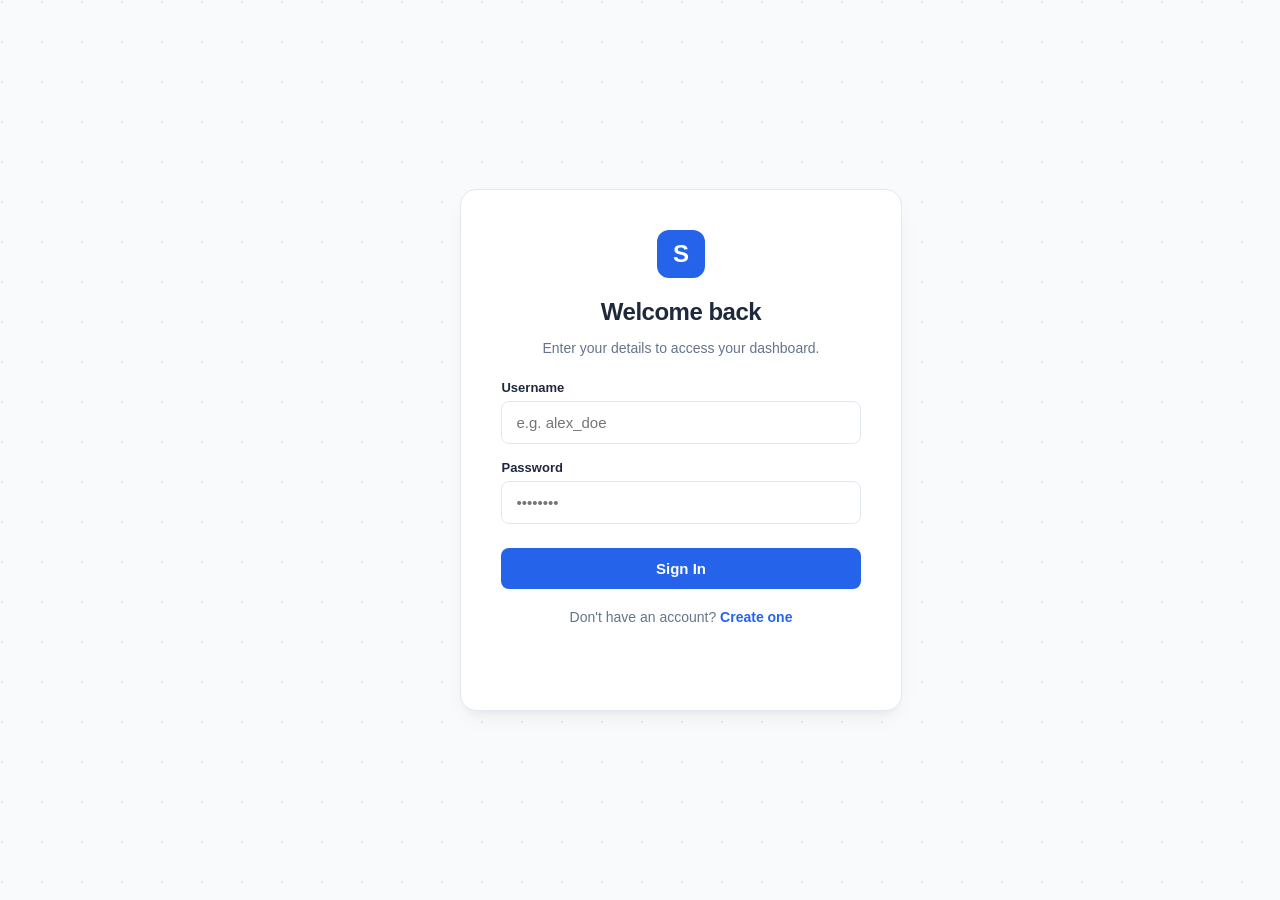
<file: index.html>
<!DOCTYPE html>
<html lang="en">
<head>
  <meta charset="UTF-8">
  <meta name="viewport" content="width=device-width, initial-scale=1.0">
  <title>Welcome - StudentSuite</title>
  <link rel="stylesheet" href="css/login_regi.css">
</head>
<body>

  <div class="auth-container">
    <div class="auth-box">
      <div class="brand-logo">S</div>
      <h2 id="formTitle">Welcome back</h2>
      <p class="subtitle" id="formSubtitle">Enter your details to access your dashboard.</p>

      <div class="input-group">
        <label for="username">Username</label>
        <input type="text" id="username" placeholder="e.g. alex_doe">
      </div>

      <div class="input-group">
        <label for="password">Password</label>
        <input type="password" id="password" placeholder="••••••••">
      </div>

      <button id="submitBtn">Sign In</button>

      <p class="switch-text">
        <span id="switchHint">Don't have an account?</span> 
        <span id="switchForm">Create one</span>
      </p>

      <p id="msg"></p>
    </div>
  </div>

  <script src="js/login_regi.js"></script>
</body>
</html>
</file>
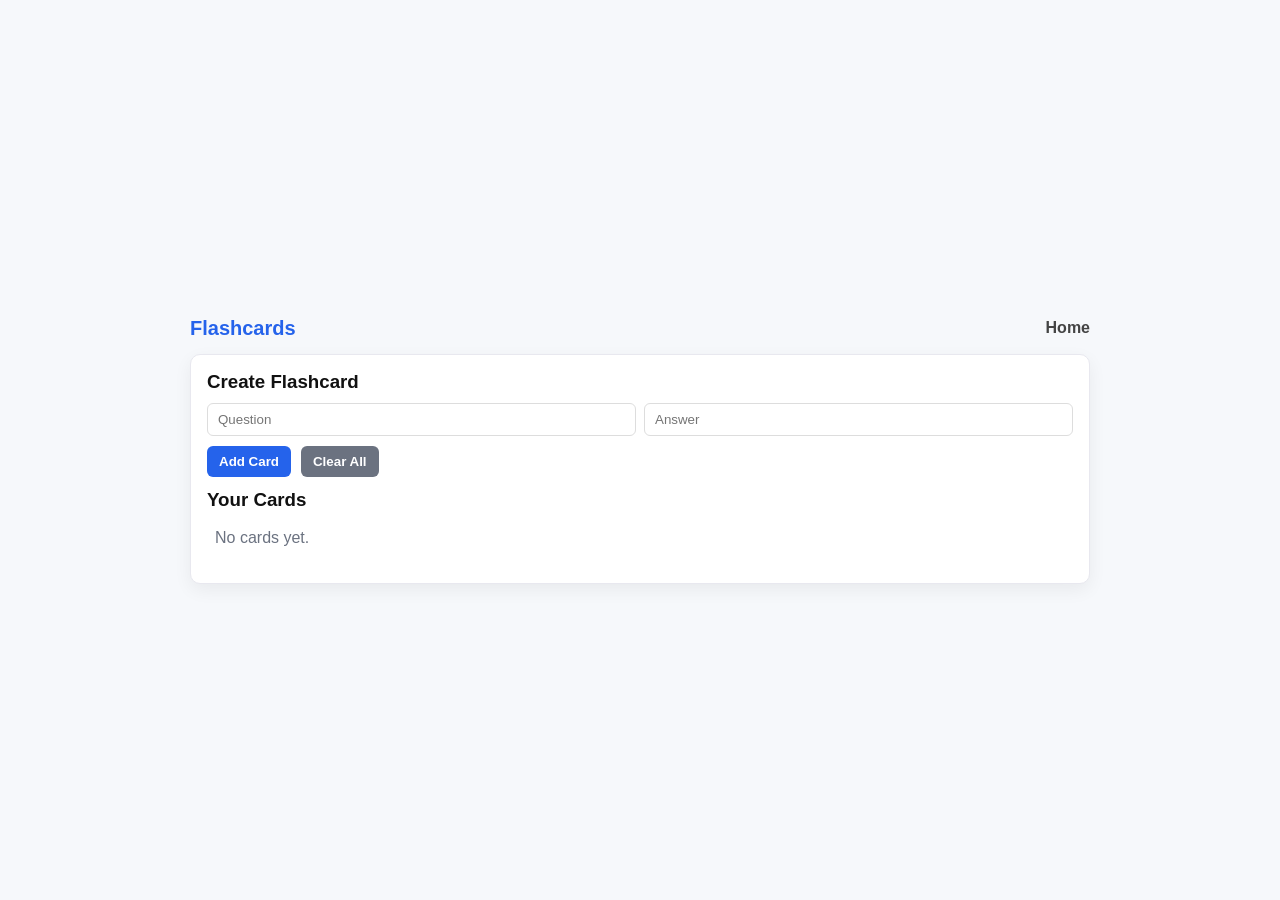
<file: flashcards.html>
<!doctype html>
<html lang="en">
<head>
  <meta charset="utf-8" />
  <meta name="viewport" content="width=device-width,initial-scale=1" />
  <title>Flashcards - Student Productivity Suite</title>

  <link rel="stylesheet" href="css/flashcards.css" />
</head>
<body>

<div class="page-wrap">

  <header class="nav">
    <h1>Flashcards</h1>
    <nav><a href="Home.html">Home</a></nav>
  </header>

  <main class="module">

    <section class="section">
      <h3>Create Flashcard</h3>

      <div class="form-row">
        <input id="fcQ" placeholder="Question" />
        <input id="fcA" placeholder="Answer" />
      </div>

      <div class="row">
        <button id="addCard">Add Card</button>
        <button id="clearCards" class="small">Clear All</button>
      </div>
    </section>

    <section class="section">
      <h3>Your Cards</h3>
      <div id="cardsWrap" class="cards-wrap"></div>
    </section>

  </main>

</div>

<script src="js/flashcards.js"></script>
</body>
</html>
</file>
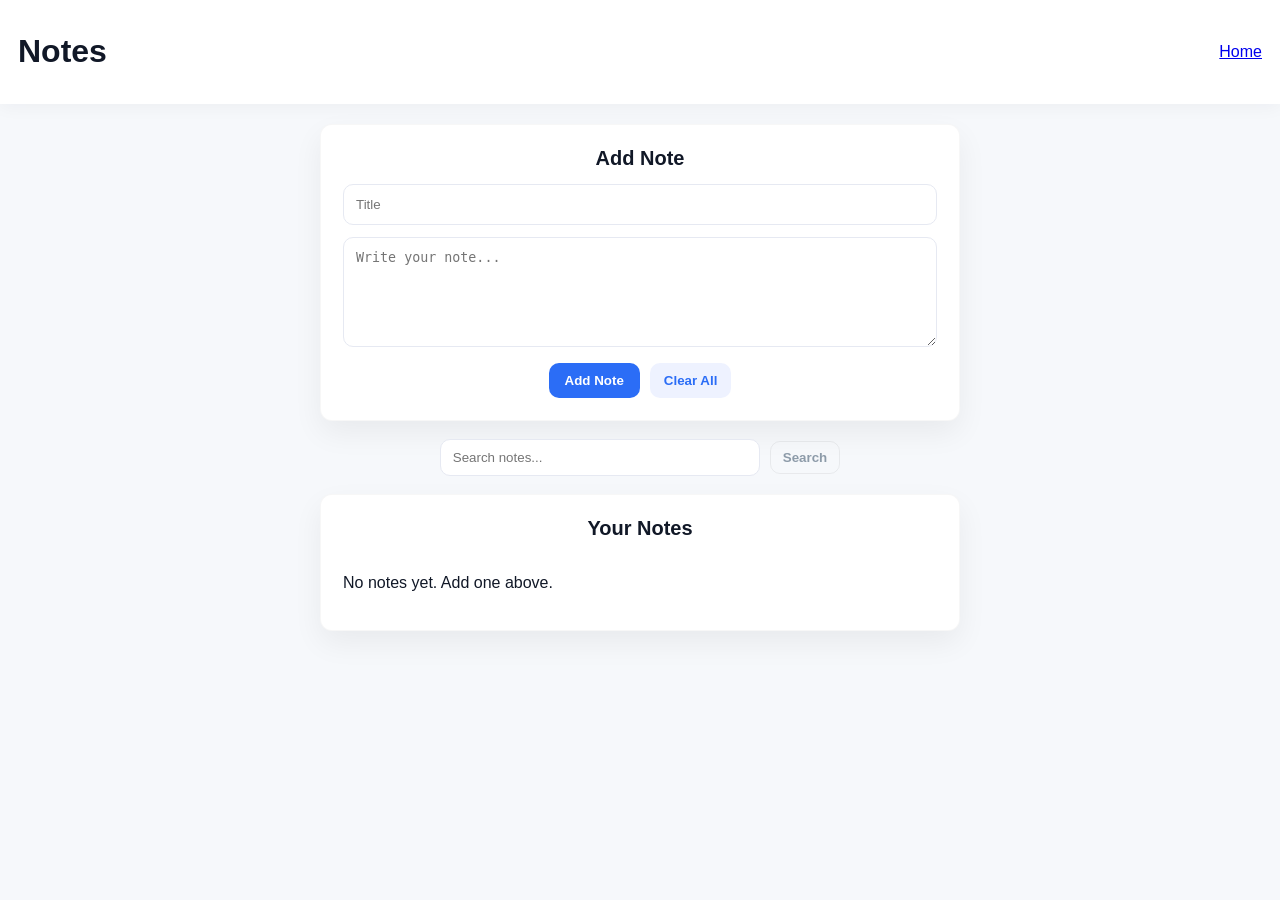
<file: notes.html>
<!doctype html>
<html><head>
<meta charset="utf-8"><meta name="viewport" content="width=device-width,initial-scale=1">
<title>Notes - Student Productivity Suite</title>
<link rel="stylesheet" href="css/notes.css">
</head><body>
<header class="nav">
  <h1>Notes</h1>

  <nav><a href="Home.html">Home</a></nav>
  
</header>

<main class="module">
  <section class="section">
    <h3>Add Note</h3>
    <input id="noteTitle" placeholder="Title" />
    <textarea id="noteText" rows="4" placeholder="Write your note..."></textarea>

    <div class="row">
      <button id="addNote">Add Note</button>
      <button id="clearNotes" class="small">Clear All</button>
    </div>
  </section>

  <div class="controls">
    <input class="search" id="noteSearch" placeholder="Search notes..." />
    <button class="toggle" id="themeToggle">Search</button>
  </div>

  <section class="section" id="notesList">
    <h3>Your Notes</h3>
    <div id="notesContainer"></div>
  </section>
</main>
<script src="js/notes.js"></script>
</body></html>
</file>
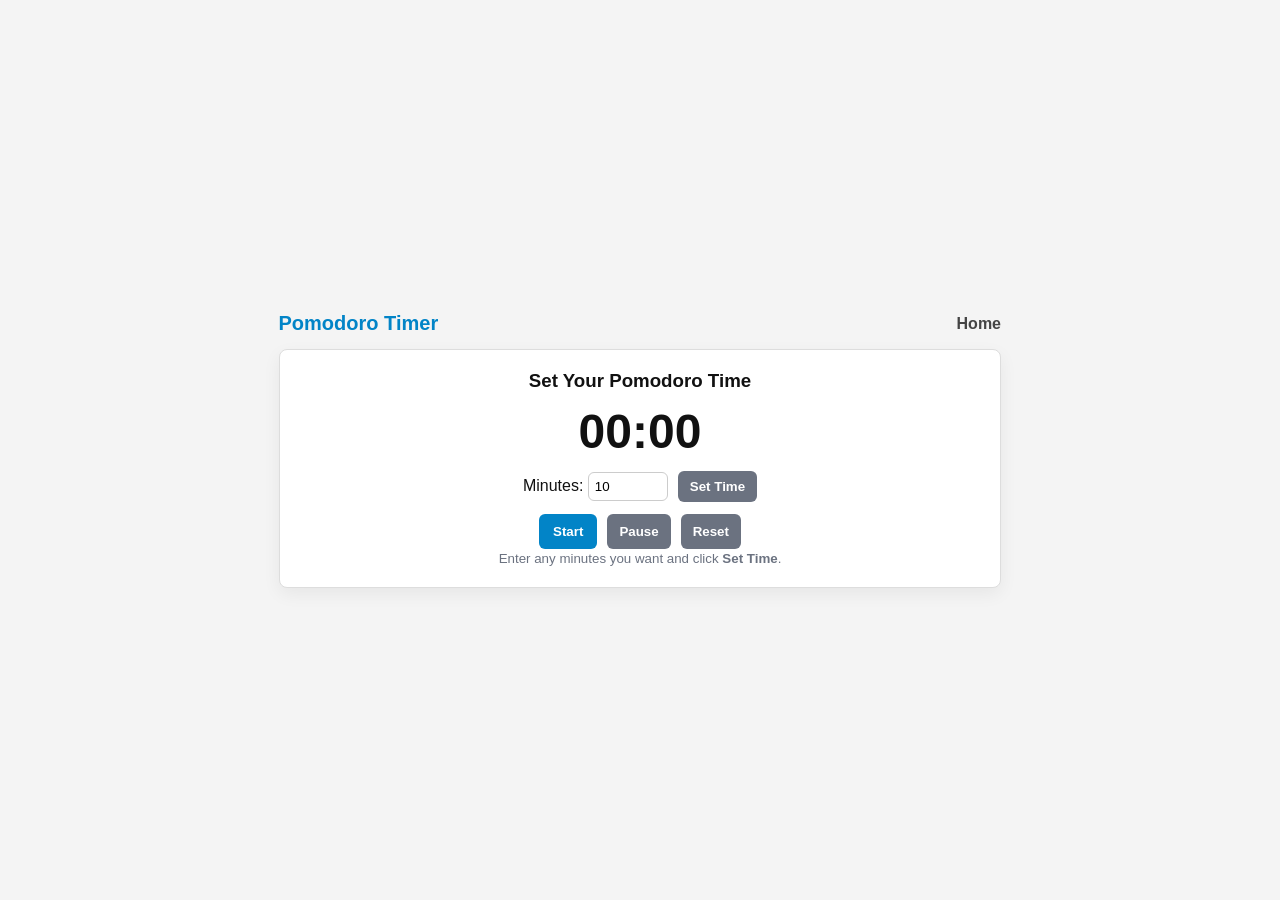
<file: pomodoro.html>
<!doctype html>
<html lang="en">
<head>
  <meta charset="utf-8">
  <meta name="viewport" content="width=device-width,initial-scale=1">
  <title>User Set Pomodoro Timer</title>
  <link rel="stylesheet" href="css/pomodoro.css">
</head>
<body>

<div class="page-wrap">

  <header class="nav">
    <h1>Pomodoro Timer</h1>
    <nav><a href="Home.html">Home</a></nav>
  </header>

  <main class="module">
    <section class="section">

      <h3>Set Your Pomodoro Time</h3>

      <div id="timerDisplay">00:00</div>

      <div class="settings">
        <label>
          Minutes:
          <input type="number" id="pomodoroInput" min="1" value="10">
        </label>
        <button id="applyTime" class="small">Set Time</button>
      </div>

      <div class="row">
        <button id="start">Start</button>
        <button id="pause" class="small">Pause</button>
        <button id="reset" class="small">Reset</button>
      </div>

      <p><small>Enter any minutes you want and click <b>Set Time</b>.</small></p>

    </section>
  </main>

</div>

<script src="js/pomodoro.js"></script>
</body>
</html>
</file>
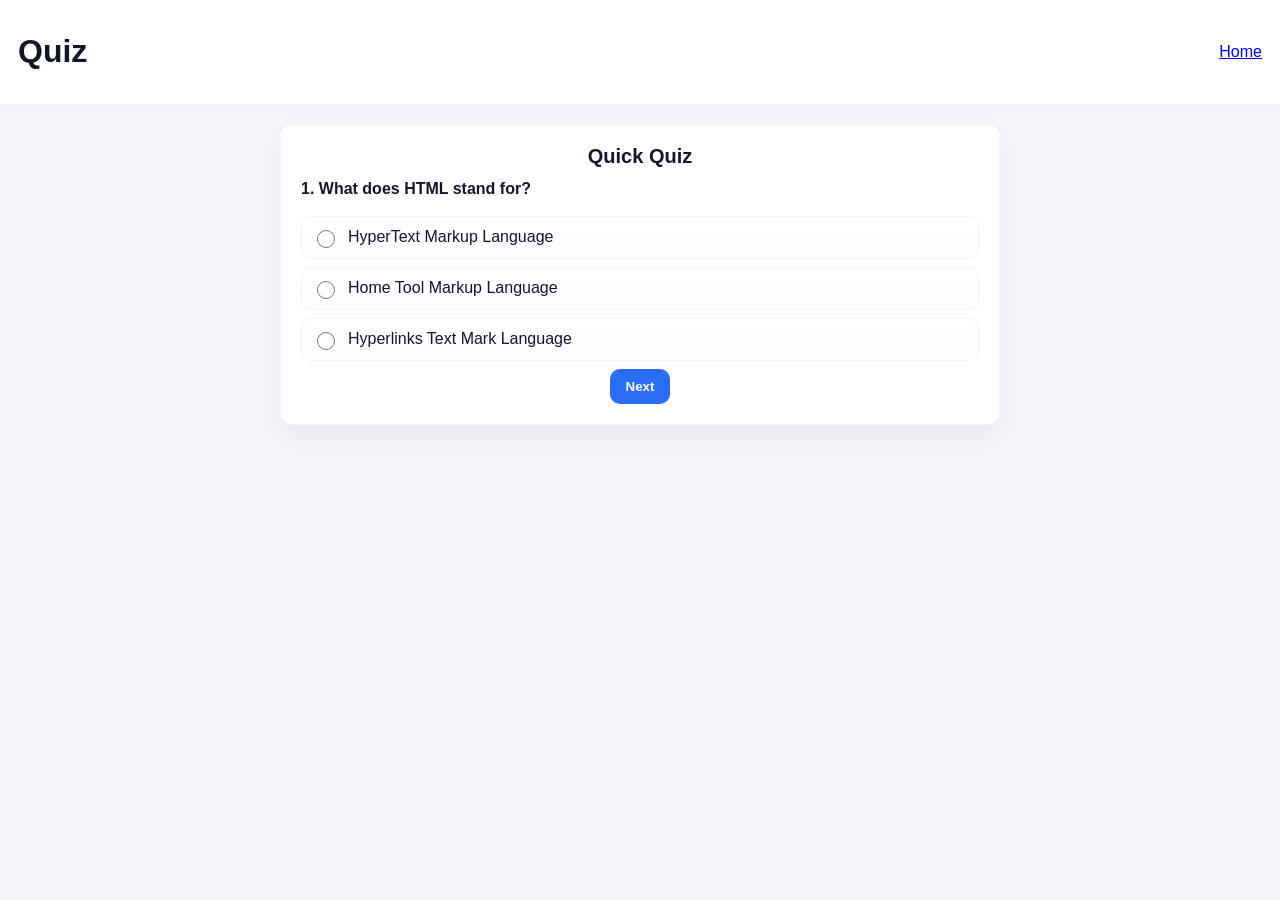
<file: quiz.html>
<!doctype html>
<html lang="en">
<head>
  <meta charset="utf-8" />
  <meta name="viewport" content="width=device-width,initial-scale=1" />
  <title>Quiz — Student Productivity Suite</title>
  <link rel="stylesheet" href="css/quiz.css" />
</head>
<body>
  <header class="nav">
    <h1>Quiz</h1>
    <nav><a href="Home.html">Home</a></nav>
  </header>

  <main class="module">
    <section class="section quiz-section">
      <h3 class="quiz-title">Quick Quiz</h3>

      <div id="quizBox" class="quiz-box" aria-live="polite"></div>

      <div class="controls">
        <button id="nextBtn" class="btn">Next</button>
        <button id="restartBtn" class="btn small" style="display:none">Restart</button>
      </div>
    </section>
  </main>

  <script src="js/quiz.js"></script>
</body>
</html>
</file>
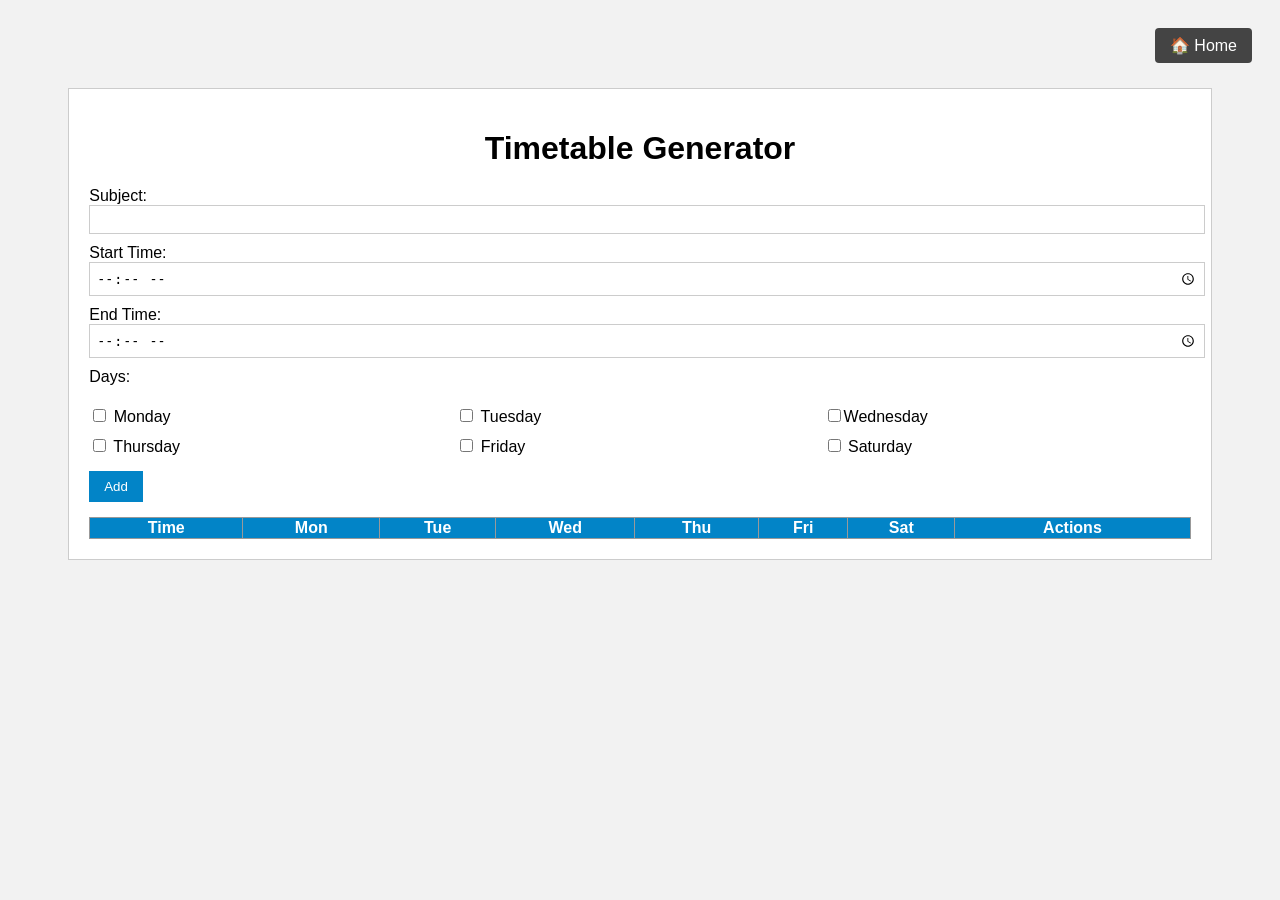
<file: timetable.html>
<!DOCTYPE html>
<html lang="en">
<head>
    <meta charset="UTF-8">
    <meta name="viewport" content="width=device-width, initial-scale=1.0">
    <title>Simple Timetable Generator</title>
    <link rel="stylesheet" href="css/timetable.css">
</head>
<body>

    <a href="Home.html" class="home-btn">🏠 Home</a>

    <div class="container">
        <h1>Timetable Generator</h1>

        <form id="timetable-form">

            <label>Subject:</label>
            <input type="text" id="subject" required>

            <label>Start Time:</label>
            <input type="time" id="start-time" required>

            <label>End Time:</label>
            <input type="time" id="end-time" required>

            <label>Days:</label>
            <div class="days-grid">
                <label><input type="checkbox" value="Monday"> Monday</label>
                <label><input type="checkbox" value="Tuesday"> Tuesday</label>
                <label><input type="checkbox" value="Wednesday">Wednesday</label>

                <label><input type="checkbox" value="Thursday"> Thursday</label>
                <label><input type="checkbox" value="Friday"> Friday</label>
                <label><input type="checkbox" value="Saturday"> Saturday</label>
            </div>

            <button type="submit">Add</button>
        </form>

        <table id="timetable">
            <thead>
                <tr>
                    <th>Time</th>
                    <th>Mon</th>
                    <th>Tue</th>
                    <th>Wed</th>
                    <th>Thu</th>
                    <th>Fri</th>
                    <th>Sat</th>
                    <th>Actions</th> 
                </tr>
            </thead>
            <tbody></tbody>
        </table>

    </div>

    <script src="js/timetable.js"></script>
</body>
</html>
</file>
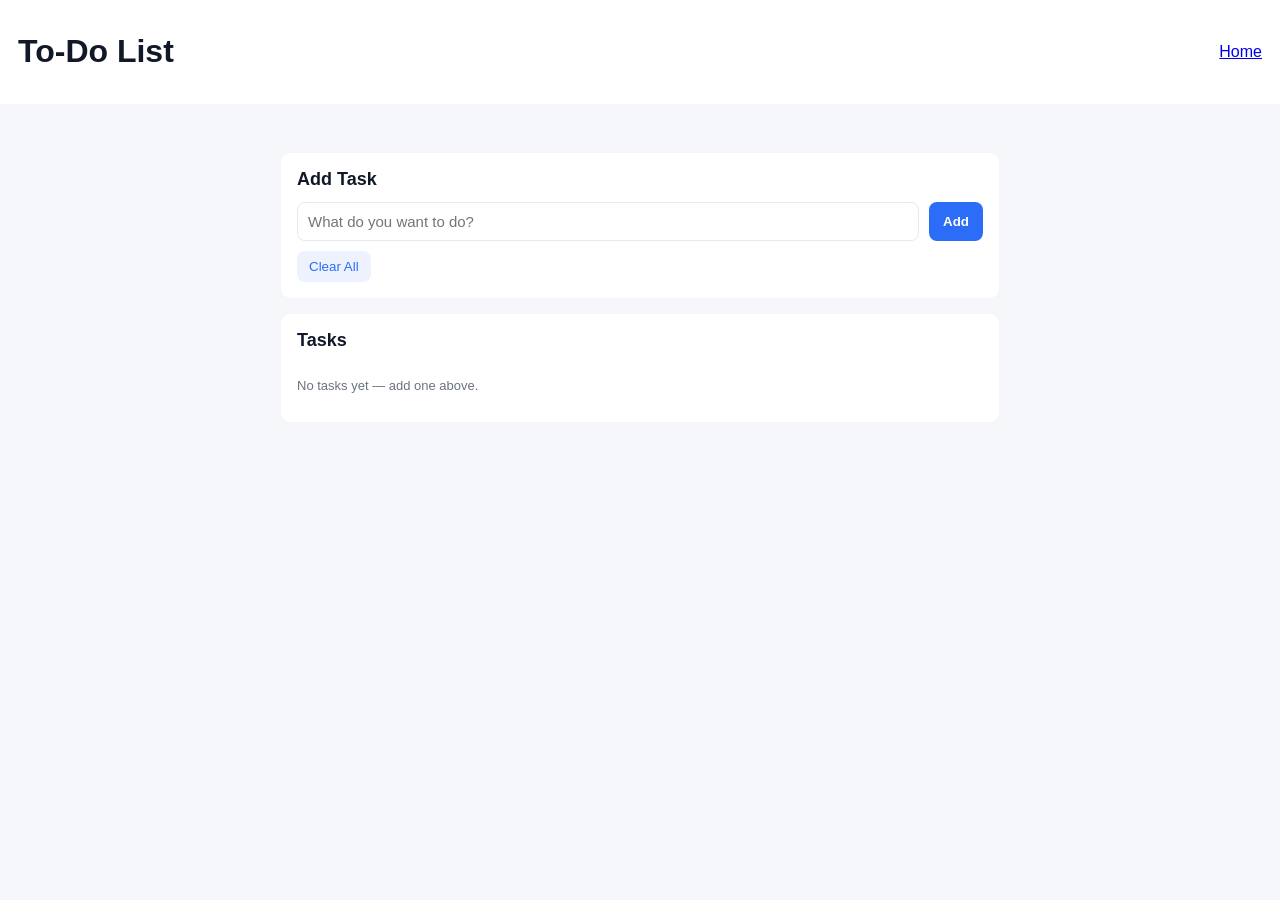
<file: todo.html>
<!doctype html>
<html>
<head>
  <meta charset="utf-8" />
  <meta name="viewport" content="width=device-width,initial-scale=1" />
  <title>To-Do — Student Productivity Suite</title>
  <link rel="stylesheet" href="css/todo.css" />
</head>
<body>
  <header class="nav">
    <h1>To-Do List</h1>
    <nav><a href="Home.html">Home</a></nav>
  </header>

  <main class="module">
    <section class="section">
      <h3>Add Task</h3>

      <div class="input-row">
        <input id="taskText" placeholder="What do you want to do?" autocomplete="off" />
        <button id="addTask">Add</button>
      </div>

      <div class="actions-row">
        <button id="clearTasks" class="small">Clear All</button>
        <span id="taskCount" class="muted"></span>
      </div>
    </section>

    <section class="section">
      <h3>Tasks</h3>
      <div id="tasks" class="tasks-list"></div>
    </section>
  </main>

  <script src="js/todo.js"></script>
</body>
</html>
</file>
<file: css/login_regi.css>
:root {
  --primary: #2563eb;
  --primary-hover: #1d4ed8;
  --bg: #f8fafc;
  --text-main: #1e293b;
  --text-muted: #64748b;
  --white: #ffffff;
  --border: #e2e8f0;
}

body {
  margin: 0;
  background-color: var(--bg);
  background-image: radial-gradient(circle at 2px 2px, #e2e8f0 1px, transparent 0);
  background-size: 40px 40px; /* Subtle grid pattern */
  font-family: 'Inter', -apple-system, BlinkMacSystemFont, "Segoe UI", Roboto, sans-serif;
  display: flex;
  justify-content: center;
  align-items: center;
  height: 100vh;
  color: var(--text-main);
}

.auth-box {
  width: 100%;
  max-width: 400px;
  background: var(--white);
  padding: 40px;
  border-radius: 16px;
  box-shadow: 0 10px 25px -5px rgba(0, 0, 0, 0.05), 0 8px 10px -6px rgba(0, 0, 0, 0.05);
  border: 1px solid var(--border);
  text-align: center;
}

.brand-logo {
  width: 48px;
  height: 48px;
  background: var(--primary);
  color: white;
  border-radius: 12px;
  display: flex;
  align-items: center;
  justify-content: center;
  font-weight: bold;
  font-size: 24px;
  margin: 0 auto 20px;
}

h2 {
  font-size: 24px;
  font-weight: 700;
  margin: 0 0 8px;
  letter-spacing: -0.5px;
}

.subtitle {
  color: var(--text-muted);
  font-size: 14px;
  margin-bottom: 24px;
}

.input-group {
  text-align: left;
  margin-bottom: 16px;
}

.input-group label {
  display: block;
  font-size: 13px;
  font-weight: 600;
  margin-bottom: 6px;
  color: var(--text-main);
}

input {
  width: 100%;
  padding: 12px 14px;
  box-sizing: border-box;
  border: 1px solid var(--border);
  border-radius: 8px;
  font-size: 15px;
  transition: all 0.2s;
  outline: none;
}

input:focus {
  border-color: var(--primary);
  box-shadow: 0 0 0 4px rgba(37, 99, 235, 0.1);
}

button {
  width: 100%;
  padding: 12px;
  margin-top: 8px;
  background: var(--primary);
  color: white;
  border: none;
  font-size: 15px;
  font-weight: 600;
  border-radius: 8px;
  cursor: pointer;
  transition: background 0.2s;
}

button:hover {
  background: var(--primary-hover);
}

.switch-text {
  margin-top: 20px;
  font-size: 14px;
  color: var(--text-muted);
}

#switchForm {
  color: var(--primary);
  cursor: pointer;
  font-weight: 600;
  text-decoration: none;
}

#switchForm:hover {
  text-decoration: underline;
}

#msg {
  margin-top: 16px;
  font-size: 13px;
  min-height: 1.2em;
}
</file>
<file: css/flashcards.css>
:root{
  --bg: #f6f8fb;
  --card: #ffffff;
  --accent: #2563eb;
  --muted: #6b7280;
  --shadow: 0 6px 18px rgba(0,0,0,0.06);
  --radius: 10px;
}

*{box-sizing:border-box;margin:0;padding:0}
html,body{height:100%}

body{
  font-family: Arial, sans-serif;
  background:var(--bg);
  color:#111;
  display:flex;
  justify-content:center;
  align-items:center;
  padding:28px;
}

.page-wrap {
  width:100%;
  max-width:900px;
  display:flex;
  flex-direction:column;
  gap:14px;
}

.nav{
  display:flex;
  justify-content:space-between;
  align-items:center;
}

.nav h1{ color:var(--accent); font-size:20px }
.nav a{ text-decoration:none; color:#444; font-weight:600 }

.module{
  background:var(--card);
  border:1px solid #e8e8ef;
  padding:16px;
  border-radius:var(--radius);
  box-shadow:var(--shadow);
}

.section{ margin-bottom:12px }
.section h3{ margin-bottom:10px }

.form-row{
  display:flex;
  gap:8px;
  margin-bottom:10px;
}
.form-row input{
  flex:1;
  padding:8px 10px;
  border:1px solid #ddd;
  border-radius:6px;
}

.row{
  display:flex;
  gap:10px;
  margin-top:6px;
}

button{
  padding:8px 12px;
  border-radius:6px;
  border:none;
  background:var(--accent);
  color:#fff;
  cursor:pointer;
  font-weight:600;
}
button.small{ background:#6b7280 }

.cards-wrap{
  display:flex;
  flex-wrap:wrap;
  gap:12px;
}

.card-wrapper {
  display:flex;
  flex-direction:column;
  align-items:center;
  width:200px;
}

.card{
  width:200px;
  height:120px;
  perspective:800px;
}

.card-inner{
  width:100%;
  height:100%;
  transition: transform 0.45s;
  transform-style: preserve-3d;
  position:relative;
  border-radius:8px;
  background:#fff;
  box-shadow:0 8px 18px rgba(16,24,40,0.06);
  display:flex;
  align-items:center;
  justify-content:center;
  padding:10px;
}

.card.flipped .card-inner{
  transform: rotateY(180deg);
}

.card-face{
  position:absolute;
  inset:0;
  backface-visibility:hidden;
  display:flex;
  align-items:center;
  justify-content:center;
  padding:10px;
  border-radius:8px;
  font-weight:600;
  text-align:center;
}

.card-front{
  background: linear-gradient(180deg,#fff,#f8faff);
  border:1px solid #e6eefc;
}

.card-back{
  background: linear-gradient(180deg,#fffef7,#fff6e6);
  border:1px solid #fdeacc;
  transform: rotateY(180deg);
}

.card-actions{
  display:flex;
  gap:6px;
  margin-top:8px;
}

.card-actions button{
  padding:6px 8px;
  font-size:13px;
  border:1px solid #bbb;
  background:#fff;
  color:#333;
  cursor:pointer;
}

.muted{
  color:var(--muted);
  padding:8px;
}

@media (max-width:600px){
  .card-wrapper{ width:48% }
  .card{ width:100% }
  .card-inner{ height:110px }
  .form-row{ flex-direction:column }
}
</file>
<file: css/notes.css>
:root {
  --bg: #f6f8fb;
  --card: #ffffff;
  --accent: #2b6df6;
  --muted: #6b7280;
  --text: #111827;
  --soft: #eef4ff;
}

* {
  box-sizing: border-box;
}
body {
  font-family: Inter, Segoe UI, Arial;
  background: var(--bg);
  color: var(--text);
  margin: 0;
  padding: 0;
}
.nav {
  display: flex;
  justify-content: space-between;
  align-items: center;
  padding: 12px 18px;
  background: var(--card);
  box-shadow: 0 4px 16px rgba(15, 23, 42, 0.04);
}
.module {
  max-width: 900px;
  margin: 20px auto;
  padding: 0 16px;
}

.section {
  max-width: 640px;
  margin: 18px auto;
  background: var(--card);
  padding: 22px;
  border-radius: 12px;
  box-shadow: 0 12px 30px rgba(2, 6, 23, 0.06);
  border: 1px solid rgba(0, 0, 0, 0.03);
}
.section h3 {
  text-align: center;
  margin: 0 0 14px;
  font-size: 20px;
}
.controls {
  display: flex;
  gap: 10px;
  justify-content: center;
  margin-bottom: 12px;
  align-items: center;
}
.controls input.search {
  flex: 1;
  max-width: 320px;
  padding: 10px 12px;
  border-radius: 10px;
  border: 1px solid #e6e9f2;
}
.controls button.toggle {
  padding: 8px 12px;
  border-radius: 10px;
  border: 1px solid rgba(0, 0, 0, 0.06);
  background: transparent;
  cursor: pointer;
}

/* inputs */
.section input,
.section textarea {
  width: 100%;
  padding: 12px;
  border-radius: 10px;
  border: 1px solid #e6e9f2;
  margin-bottom: 12px;
  background: transparent;
}
.section textarea {
  min-height: 110px;
  resize: vertical;
}
.row {
  display: flex;
  gap: 10px;
  justify-content: center;
}
button {
  cursor: pointer;
  padding: 10px 16px;
  border-radius: 10px;
  border: none;
  background: var(--accent);
  color: #fff;
  font-weight: 700;
}
.small {
  background: #eef2ff;
  color: var(--accent);
  border-radius: 10px;
  padding: 10px 14px;
}

/* notes list */
#notesContainer {
  display: grid;
  grid-template-columns: repeat(auto-fit, minmax(240px, 1fr));
  gap: 14px;
  margin-top: 18px;
}
.note {
  background: var(--card);
  padding: 14px;
  border-radius: 10px;
  border: 1px solid rgba(2, 6, 23, 0.04);
  box-shadow: 0 8px 20px rgba(2, 6, 23, 0.03);
}
.note h4 {
  margin: 0 0 6px;
  font-size: 15px;
}
.note p {
  margin: 0;
  color: var(--muted);
  white-space: pre-wrap;
}
.note-meta {
  display: flex;
  justify-content: space-between;
  align-items: center;
  margin-top: 10px;
  font-size: 12px;
  color: var(--muted);
}
.note-actions {
  display: flex;
  gap: 8px;
}
.note-actions button {
  padding: 6px 8px;
  border-radius: 8px;
  border: 0;  
  background: #f1f5ff;
  color: var(--accent);
  font-weight: 700;
}
.toggle
{
  color: rgb(141, 155, 169);
}
</file>
<file: css/pomodoro.css>
:root{
  --bg: #f4f4f4;
  --card: #ffffff;
  --accent: #0284c7;
  --muted: #6b7280;
  --shadow: 0 6px 18px rgba(0,0,0,0.06);
}

*{ box-sizing:border-box; margin:0; padding:0; }
html,body{ height:100%; }

body{
  font-family: Arial, sans-serif;
  background: var(--bg);
  display:flex;
  justify-content:center;
  align-items:center;
  min-height:100vh;
  color:#111;
}
h1{
  margin-left: 2.5%;
}
.page-wrap{
  width:100%;
  max-width:760px;
  display:flex;
  flex-direction:column;
  gap:14px;
}

header.nav{
  display:flex;
  justify-content:space-between;
  align-items:center;
  margin-right: 2.5%;
}

header.nav h1{
  color:var(--accent);
  font-size:20px;
}

header.nav a{
  text-decoration:none;
  color:#444;
  font-weight:600;
}

main.module{
  background:var(--card);
  border:1px solid #ddd;
  padding:20px;
  border-radius:8px;
  box-shadow:var(--shadow);
  width: 95%;
  margin-left: 2.5%;
}

.section{
  text-align:center;
}

#timerDisplay{
  font-size:48px;
  font-weight:700;
  margin:12px 0;
}

.settings{
  margin:12px auto;
  display:flex;
  justify-content:center;
  gap:10px;
  align-items:center;
}

.settings input{
  width:80px;
  padding:6px;
  border:1px solid #ccc;
  border-radius:6px;
}

.row{
  display:flex;
  gap:10px;
  justify-content:center;
  margin-top:10px;
}

button{
  padding:10px 14px;
  border-radius:6px;
  border:none;
  cursor:pointer;
  background:var(--accent);
  color:#fff;
  font-weight:600;
}

button.small{
  background:#6b7280;
  padding:8px 12px;
}

p small{
  color:var(--muted);
}
</file>
<file: css/quiz.css>
/* css/quiz.css — Simple and clean quiz styles */

:root {
  --bg: #f4f6fb;
  --card: #ffffff;
  --accent: #2b6df6;
  --muted: #6b7280;
  --text: #111827;
  --soft: #eef4ff;
}

* {
  box-sizing: border-box;
}
body {
  margin: 0;
  font-family: Inter, Segoe UI, Arial;
  background: var(--bg);
  color: var(--text);
}
.nav {
  display: flex;
  justify-content: space-between;
  align-items: center;
  padding: 12px 18px;
  background: var(--card);
  box-shadow: 0 4px 16px rgba(2, 6, 23, 0.04);
}
.module {
  max-width: 820px;
  margin: 20px auto;
  padding: 0 16px;
}

/* quiz card */
.quiz-section {
  max-width: 720px;
  margin: 18px auto;
  background: var(--card);
  padding: 20px;
  border-radius: 12px;
  box-shadow: 0 12px 30px rgba(2, 6, 23, 0.06);
  border: 1px solid rgba(0, 0, 0, 0.03);
}
.quiz-title {
  text-align: center;
  margin: 0 0 12px;
  font-size: 20px;
}

/* quiz box */
.quiz-box {
  display: flex;
  flex-direction: column;
  gap: 12px;
}
.question {
  font-weight: 700;
}
.options {
  display: flex;
  flex-direction: column;
  gap: 8px;
  margin-top: 6px;
}
.option {
  display: flex;
  gap: 10px;
  align-items: center;
  padding: 10px;
  border-radius: 10px;
  border: 1px solid rgba(2, 6, 23, 0.04);
  cursor: pointer;
  transition: background 0.15s, box-shadow 0.15s;
  background: linear-gradient(180deg, #fff, #fbfdff);
}
.option:hover {
  background: var(--soft);
}
.option input {
  width: 18px;
  height: 18px;
}
.option-label {
  flex: 1;
}

/* selected / correct / wrong visuals */
.option.selected {
  box-shadow: 0 8px 20px rgba(43, 109, 246, 0.06);
  border-color: rgba(43, 109, 246, 0.18);
}
.option.correct {
  background: #e6fff1;
  border-color: #9be7c4;
}
.option.wrong {
  background: #fff2f2;
  border-color: #f5c2c2;
}

/* controls */
.controls {
  display: flex;
  gap: 10px;
  justify-content: center;
  margin-top: 8px;
}
.btn {
  padding: 10px 16px;
  border-radius: 10px;
  border: none;
  background: var(--accent);
  color: #fff;
  font-weight: 700;
  cursor: pointer;
}
.btn.small {
  background: #eef2ff;
  color: var(--accent);
  border: 1px solid rgba(43, 109, 246, 0.06);
}

/* result */
.result {
  padding: 16px;
  text-align: center;
  border-radius: 10px;
  background: linear-gradient(180deg, #fff, #fbfdff);
  box-shadow: 0 8px 20px rgba(2, 6, 23, 0.04);
}
.muted {
  color: var(--muted);
  font-size: 14px;
}
</file>
<file: css/timetable.css>
body {
    font-family: Arial, sans-serif;
    background: #f2f2f2;
    padding: 20px;
    position: relative;
}

.home-btn {
    position: absolute;
    right: 20px;
    top: 20px;
    padding: 8px 15px;
    background: #444;
    color: white;
    text-decoration: none;
    border-radius: 4px;
}

.container {
    background: white;
    padding: 20px;
    width: 90%;
    margin: 60px auto;
    border: 1px solid #ccc;
}

h1 {
    text-align: center;
    margin-bottom: 20px;
}

label {
    display: block;
    margin-top: 10px;
}

input[type="text"], input[type="time"] {
    width: 100%;
    padding: 6px;
    border: 1px solid #ccc;
}

.days-grid {
    display: grid;
    grid-template-columns: repeat(3, 1fr); 
    margin-top: 10px;
}

button {
    margin-top: 15px;
    padding: 8px 15px;
    background: #0284c7;
    color: white;
    border: none;
    cursor: pointer;
}

table {
    width: 100%;
    border-collapse: collapse;
    margin-top: 15px;
}

table, th, td {
    border: 1px solid #999;
    text-align: center;
    
}

th {
    background: #0284c7;
    color: white;
}
.row-actions {
  display:inline-flex;
  gap:6px;
}

.row-actions button {
  padding:5px 8px;
  font-size:13px;
  border-radius:4px;
  border:1px solid #666;
  background:#fff;
  cursor:pointer;
}

.row-actions .edit { color:#0a74da; border-color:#0a74da; }
.row-actions .delete { color:#c0392b; border-color:#c0392b; }
</file>
<file: css/todo.css>
:root {
  --bg: #f5f7fb;
  --card: #fff;
  --accent: #2b6df6;
  --muted: #6b7280;
  --text: #111827;
}

* {
  box-sizing: border-box;
}
body {
  margin: 0;
  font-family: Inter, Segoe UI, Arial, Helvetica, sans-serif;
  background: var(--bg);
  color: var(--text);
}

.nav {
  display: flex;
  justify-content: space-between;
  align-items: center;
  padding: 12px 18px;
  background: var(--card);
}
.module {
  max-width: 900px;
  margin: 18px auto;
  padding: 16px;
}

.section {
  max-width: 720px;
  margin: 14px auto;
  background: var(--card);
  padding: 16px;
  border-radius: 10px;
  border: 1px solid rgba(0, 0, 0, 0.04);
}
.section h3 {
  margin: 0 0 12px;
  font-size: 18px;
}

.input-row {
  display: flex;
  gap: 10px;
}
.input-row input {
  flex: 1;
  padding: 10px;
  border-radius: 8px;
  border: 1px solid #e6e9f2;
  background: transparent;
  font-size: 15px;
}
.input-row input:focus {
  outline: none;
  border-color: var(--accent);
}
.input-row button {
  padding: 10px 14px;
  border-radius: 8px;
  border: 0;
  background: var(--accent);
  color: #fff;
  font-weight: 700;
  cursor: pointer;
}

.actions-row {
  display: flex;
  justify-content: space-between;
  align-items: center;
  margin-top: 10px;
}
.small {
  background: #eef2ff;
  color: var(--accent);
  padding: 8px 12px;
  border-radius: 8px;
  border: 0;
  cursor: pointer;
}
.muted {
  color: var(--muted);
  font-size: 13px;
}

.tasks-list {
  display: flex;
  flex-direction: column;
  gap: 10px;
  margin-top: 14px;
}
.task {
  display: flex;
  align-items: center;
  justify-content: space-between;
  gap: 12px;
  padding: 10px;
  border-radius: 8px;
  background: var(--card);
  border: 1px solid rgba(0, 0, 0, 0.04);
}
.task-left {
  display: flex;
  gap: 10px;
  align-items: center;
  flex: 1;
}
.task-left label {
  display: flex;
  gap: 10px;
  align-items: center;
  cursor: pointer;
  width: 100%;
}
.task-left input[type="checkbox"] {
  width: 18px;
  height: 18px;
}
.task-text {
  flex: 1;
  word-break: break-word;
}
.task-text.done {
  text-decoration: line-through;
  color: var(--muted);
}
.task-actions {
  display: flex;
  gap: 8px;
}
.task-actions button {
  padding: 8px 10px;
  border-radius: 8px;
  border: 0;
  cursor: pointer;
  font-weight: 700;
}
.task-actions .edit {
  background: #f1f5ff;
  color: var(--accent);
}
.task-actions .del {
  background: #fff0f0;
  color: #c43a3a;
}
</file>
